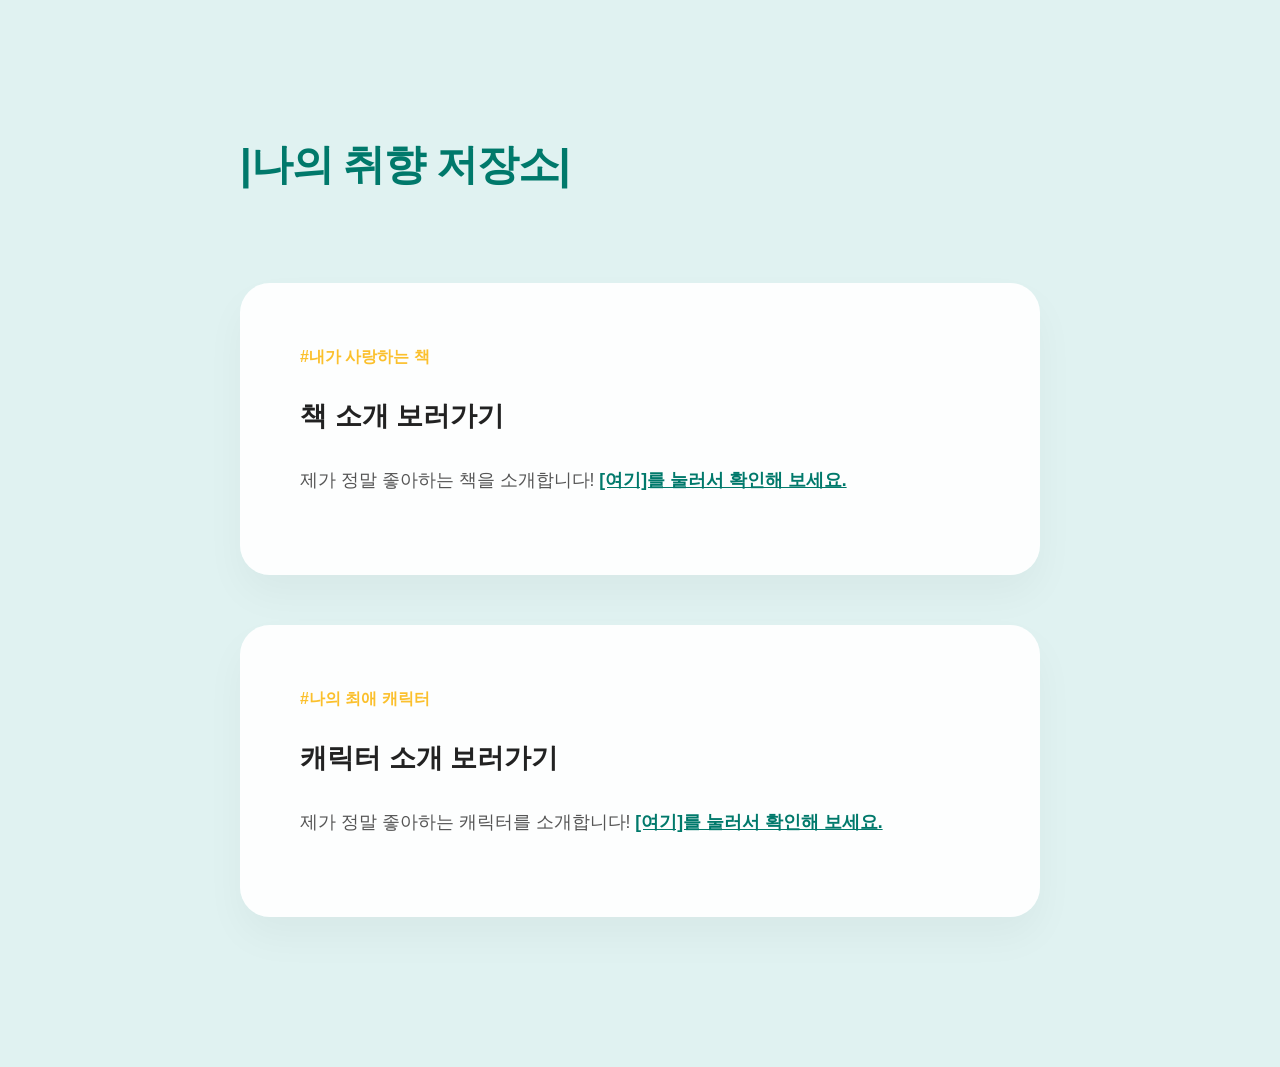
<file: index.html>
<!DOCTYPE html>
<html lang="ko">
<head>
    <meta charset="UTF-8">
    <meta name="viewport" content="width=device-width, initial-scale=1.0">
    <title>나의 취향 저장소: 기록과 감성</title>
    <style>
        /* 1. 배경 설정: 보내주신 사진의 청량한 느낌 */
        body { 
            font-family: 'Apple SD Gothic Neo', 'Nanum Gothic', sans-serif; 
            line-height: 1.8; 
            max-width: 800px; 
            margin: 0 auto; 
            /* 여백의 미를 위해 상하 패딩을 넉넉히 줍니다 */
            padding: 100px 20px; 
            background-color: #e0f2f1; /* 청량한 민트 하늘색 */
            color: #334e4e;
        }

        /* 2. 제목: 깔끔하고 감각적인 배치 */
        h1 { 
            text-align: left;
            color: #00796b; 
            font-size: 2.6em;
            margin-bottom: 80px;
            font-weight: 800;
            letter-spacing: -1px;
        }

        /* 3. 콘텐츠 박스: 여백(Negative Space)을 극대화한 디자인 */
        .content-box { 
            background: rgba(255, 255, 255, 0.95); 
            padding: 60px; /* 박스 내부 여백을 아주 넓게 주어 시원한 느낌 유도 */
            border-radius: 30px; 
            box-shadow: 0 20px 40px rgba(0,0,0,0.04); 
            margin-bottom: 50px;
        }

        h2 { 
            color: #222; 
            font-size: 1.7em;
            margin: 10px 0 25px 0;
        }

        /* 태그: 사진 속 노란 표지판 포인트 색상 */
        .tag { 
            display: inline-block;
            color: #fbc02d; 
            font-weight: bold; 
            font-size: 1em;
            margin-bottom: 10px;
        }

        p { 
            color: #555; 
            font-size: 1.1em;
            word-break: keep-all; /* 한글 문장이 예쁘게 끊기도록 설정 */
        }
    </style>
</head>
<body>

    <h1>|나의 취향 저장소|</h1>

    <div class="content-box">
        <span class="tag">#내가 사랑하는 책</span>
        <h2>책 소개 보러가기</h2>
        <p>제가 정말 좋아하는 책을 소개합니다! <a href="class5_book.html" style="color: #00796b; font-weight: bold; text-decoration: underline;">[여기]를 눌러서 확인해 보세요.</a></p>
    </div>

    <div class="content-box">
    <span class="tag">#나의 최애 캐릭터</span>
    <h2>캐릭터 소개 보러가기</h2>
    <p>제가 정말 좋아하는 캐릭터를 소개합니다! <a href="hero.html" style="color: #00796b; font-weight: bold; text-decoration: underline;">[여기]를 눌러서 확인해 보세요.</a></p>
</div>

</body>
</html>
</file>
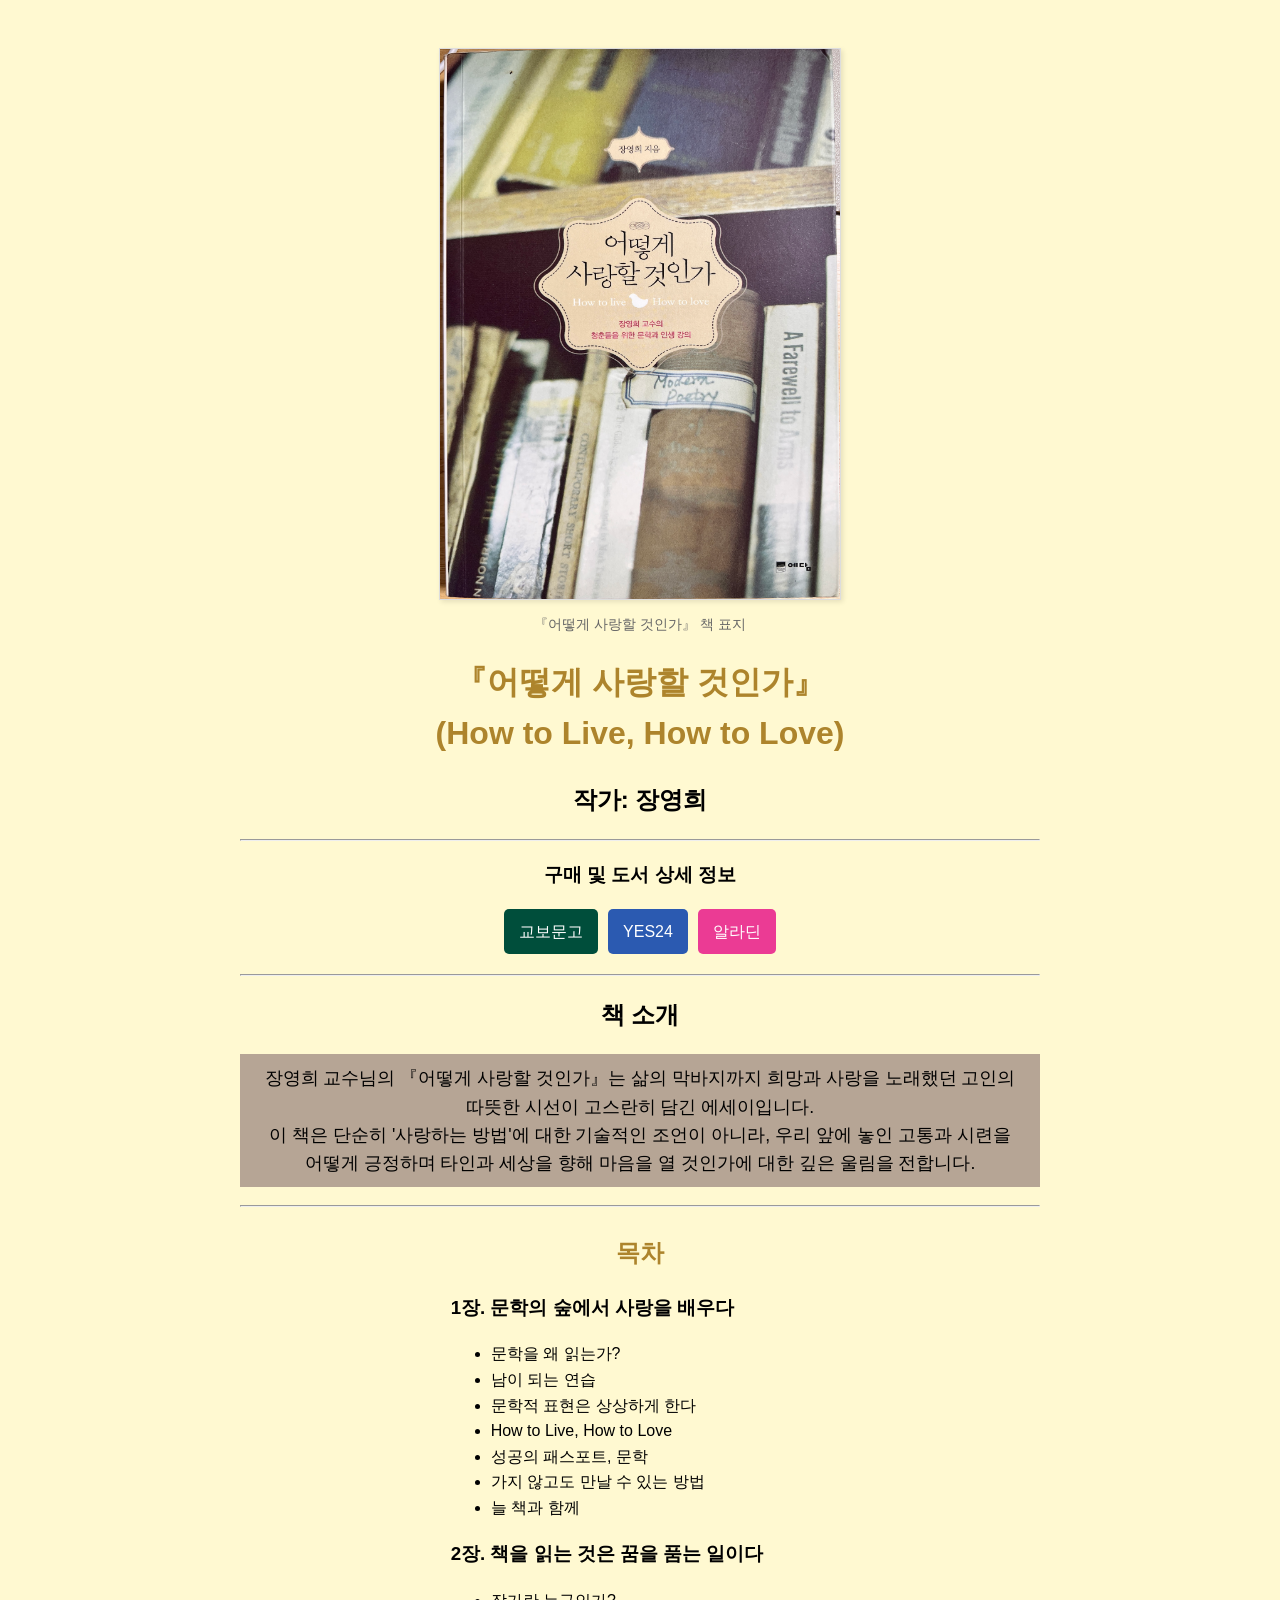
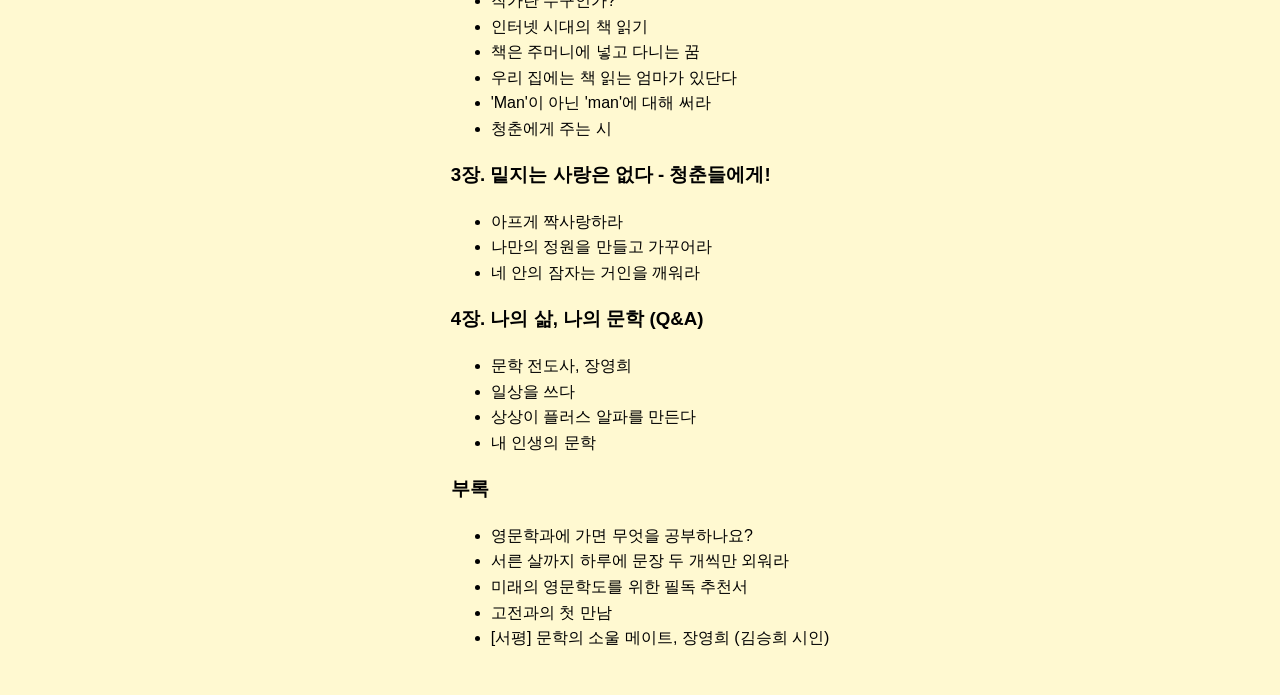
<file: class5_book.html>
<!DOCTYPE html>
<html lang="ko"> <head> <meta charset="UTF-8">
    <title><책 소개하기</title>
    <link rel="stylesheet" href="class5_book.css">
</head>
<body style="text-align: center; font-family: sans-serif; line-height: 1.6; padding: 20px;">
    <div style="max-width: 800px; margin: 0 auto;">

        <figure style="margin: 20px 0;">
            <img src="book.jpg" 
                 alt="장영희 교수의 '어떻게 사랑할 것인가' 책 표지 사진" 
                 width="400" 
                 height="550" 
                 style="border: 1px solid #ddd; box-shadow: 2px 2px 5px rgba(0,0,0,0.1);">
            <figcaption style="font-size: 0.9em; color: #666; margin-top: 5px;">『어떻게 사랑할 것인가』 책 표지</figcaption>
        </figure>

        <h1><b>『어떻게 사랑할 것인가』<br>
             (How to Live, How to Love)</b></h1>
        <h2>작가: 장영희</h2>
        
        <hr>

        <section>
            <h3>구매 및 도서 상세 정보</h3>
            <div class="shop-links" style="display: flex; justify-content: center; gap: 10px; margin-bottom: 20px;">
                <a href="https://search.kyobobook.co.kr/search?keyword=%EC%96%B4%EB%96%BB%EA%B2%8C%20%EC%82%AC%EB%9E%91%ED%95%A0%20%EA%B2%83%EC%9D%B8%EA%B0%80%20%EC%9E%A5%EC%98%81%ED%9D%AC" 
                   target="_blank" 
                   style="padding: 10px 15px; background-color: #004e3b; color: white; text-decoration: none; border-radius: 5px;">교보문고</a>

                <a href="https://www.yes24.com/Product/Search?domain=ALL&query=%EC%96%B4%EB%96%BB%EA%B2%8C%20%EC%82%AC%EB%9E%91%ED%95%A0%20%EA%B2%83%EC%9D%B8%EA%B0%80%20%EC%9E%A5%EC%98%81%ED%9D%AC" 
                   target="_blank" 
                   style="padding: 10px 15px; background-color: #2b5ab1; color: white; text-decoration: none; border-radius: 5px;">YES24</a>

                <a href="https://www.aladin.co.kr/search/wsearchresult.aspx?SearchTarget=All&SearchWord=%EC%96%B4%EB%96%BB%EA%B2%8C%20%EC%82%AC%EB%9E%91%ED%95%A0%20%EA%B2%83%EC%9D%B8%EA%B0%80%20%EC%9E%A5%EC%98%81%ED%9D%AC" 
                   target="_blank" 
                   style="padding: 10px 15px; background-color: #eb3b94; color: white; text-decoration: none; border-radius: 5px;">알라딘</a>
            </div>
        </section>

        <hr>

        <section>
            <h2><b>책 소개</b></h2>
            <p style="font-size: 1.1em; word-break: keep-all;">
                장영희 교수님의 『어떻게 사랑할 것인가』는 삶의 막바지까지 희망과 
                사랑을 노래했던 고인의 따뜻한 시선이 고스란히 담긴 에세이입니다. <br>
                이 책은 단순히 '사랑하는 방법'에 대한 기술적인 조언이 아니라, 
                우리 앞에 놓인 고통과 시련을 어떻게 긍정하며 타인과 세상을 향해 
                마음을 열 것인가에 대한 깊은 울림을 전합니다.
            </p>
        </section>

        <hr>

        <article style="text-align: left; display: inline-block; min-width: 300px;">
            <h1 style="text-align: center;">목차</h1>
            
            <section>
                <h3>1장. 문학의 숲에서 사랑을 배우다</h3>
                <ul>
                    <li>문학을 왜 읽는가?</li>
                    <li>남이 되는 연습</li>
                    <li>문학적 표현은 상상하게 한다</li>
                    <li>How to Live, How to Love</li>
                    <li>성공의 패스포트, 문학</li>
                    <li>가지 않고도 만날 수 있는 방법</li>
                    <li>늘 책과 함께</li>
                </ul>
            </section>

            <section>
                <h3>2장. 책을 읽는 것은 꿈을 품는 일이다</h3>
                <ul>
                    <li>작가란 누구인가?</li>
                    <li>인터넷 시대의 책 읽기</li>
                    <li>책은 주머니에 넣고 다니는 꿈</li>
                    <li>우리 집에는 책 읽는 엄마가 있단다</li>
                    <li>'Man'이 아닌 'man'에 대해 써라</li>
                    <li>청춘에게 주는 시</li>
                </ul>
            </section>

            <section>
                <h3>3장. 밑지는 사랑은 없다 - 청춘들에게!</h3>
                <ul>
                    <li>아프게 짝사랑하라</li>
                    <li>나만의 정원을 만들고 가꾸어라</li>
                    <li>네 안의 잠자는 거인을 깨워라</li>
                </ul>
            </section>

            <section>
                <h3>4장. 나의 삶, 나의 문학 (Q&A)</h3>
                <ul>
                    <li>문학 전도사, 장영희</li>
                    <li>일상을 쓰다</li>
                    <li>상상이 플러스 알파를 만든다</li>
                    <li>내 인생의 문학</li>
                </ul>
            </section>

            <section>
                <h3>부록</h3>
                <ul>
                    <li>영문학과에 가면 무엇을 공부하나요?</li>
                    <li>서른 살까지 하루에 문장 두 개씩만 외워라</li>
                    <li>미래의 영문학도를 위한 필독 추천서</li>
                    <li>고전과의 첫 만남</li>
                    <li>[서평] 문학의 소울 메이트, 장영희 (김승희 시인)</li>
                </ul>
            </section>
        </article>

    </div>
</body>
</html>
</file>
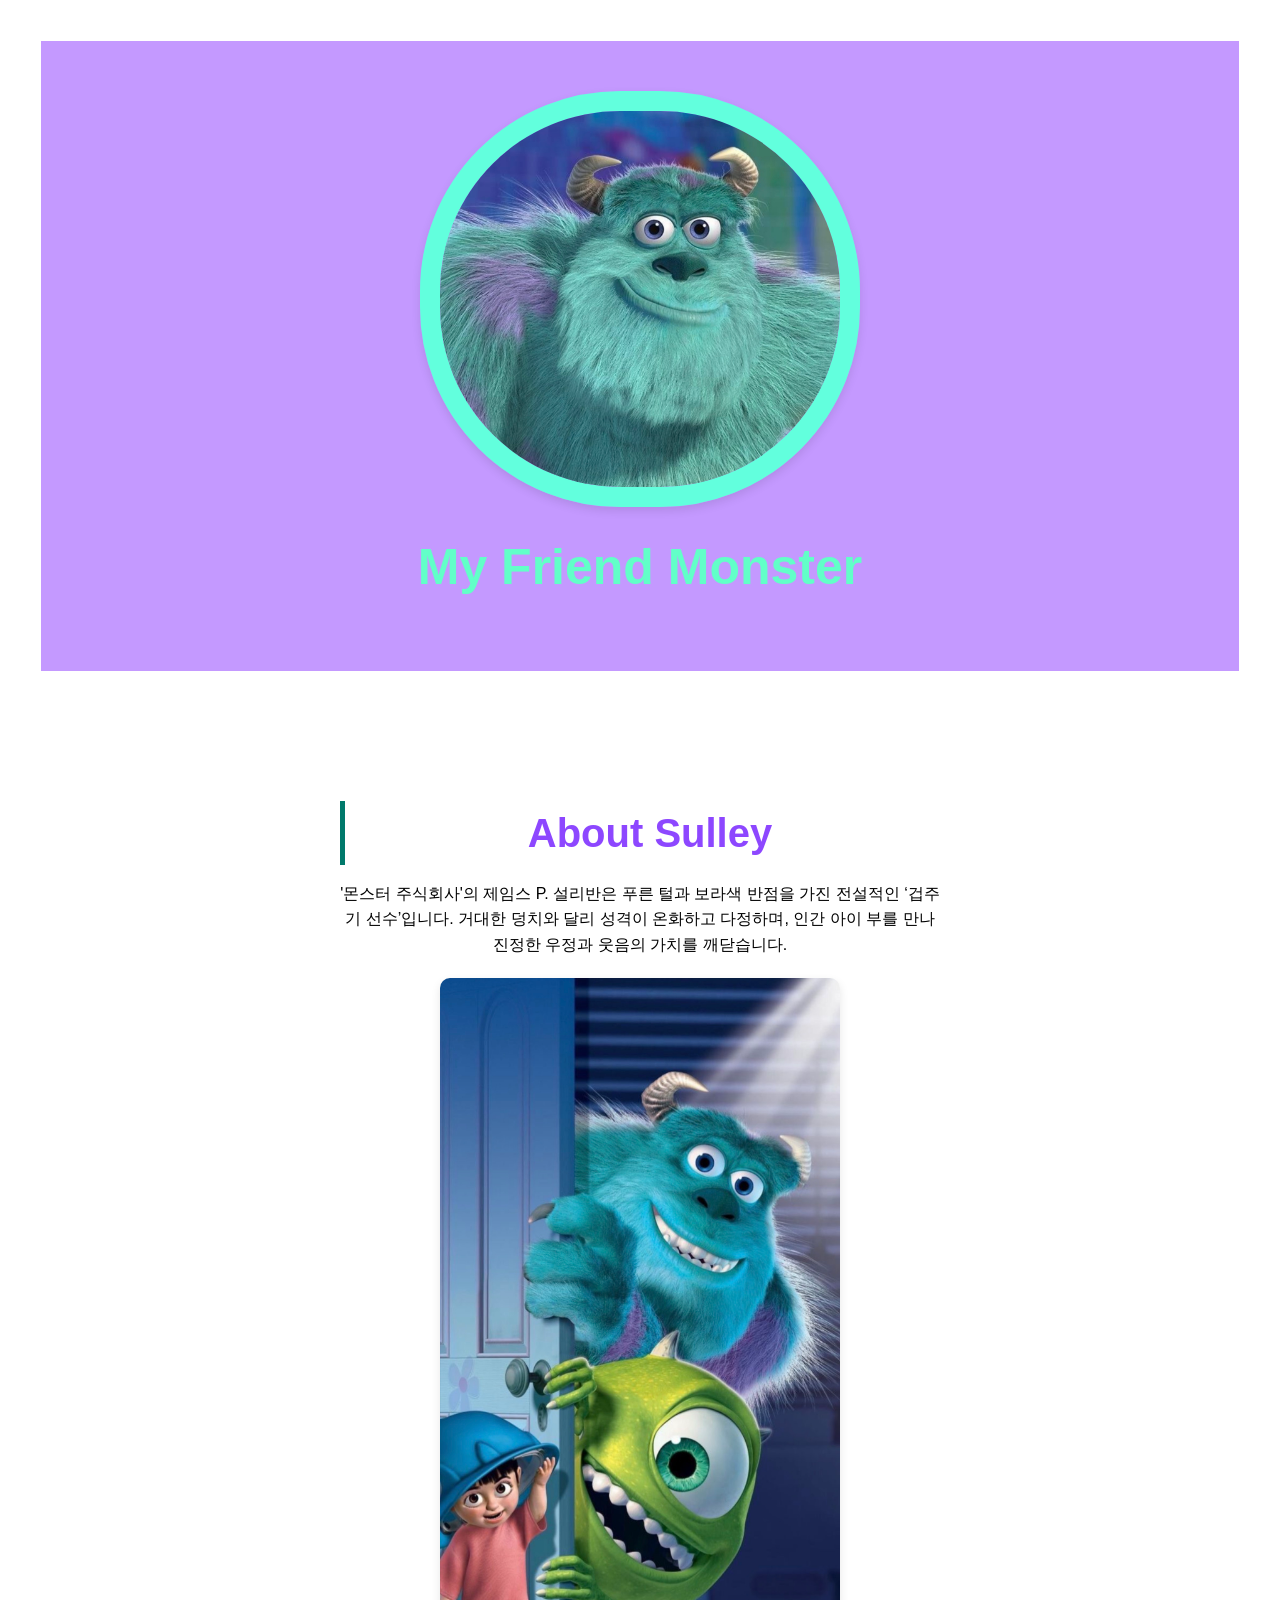
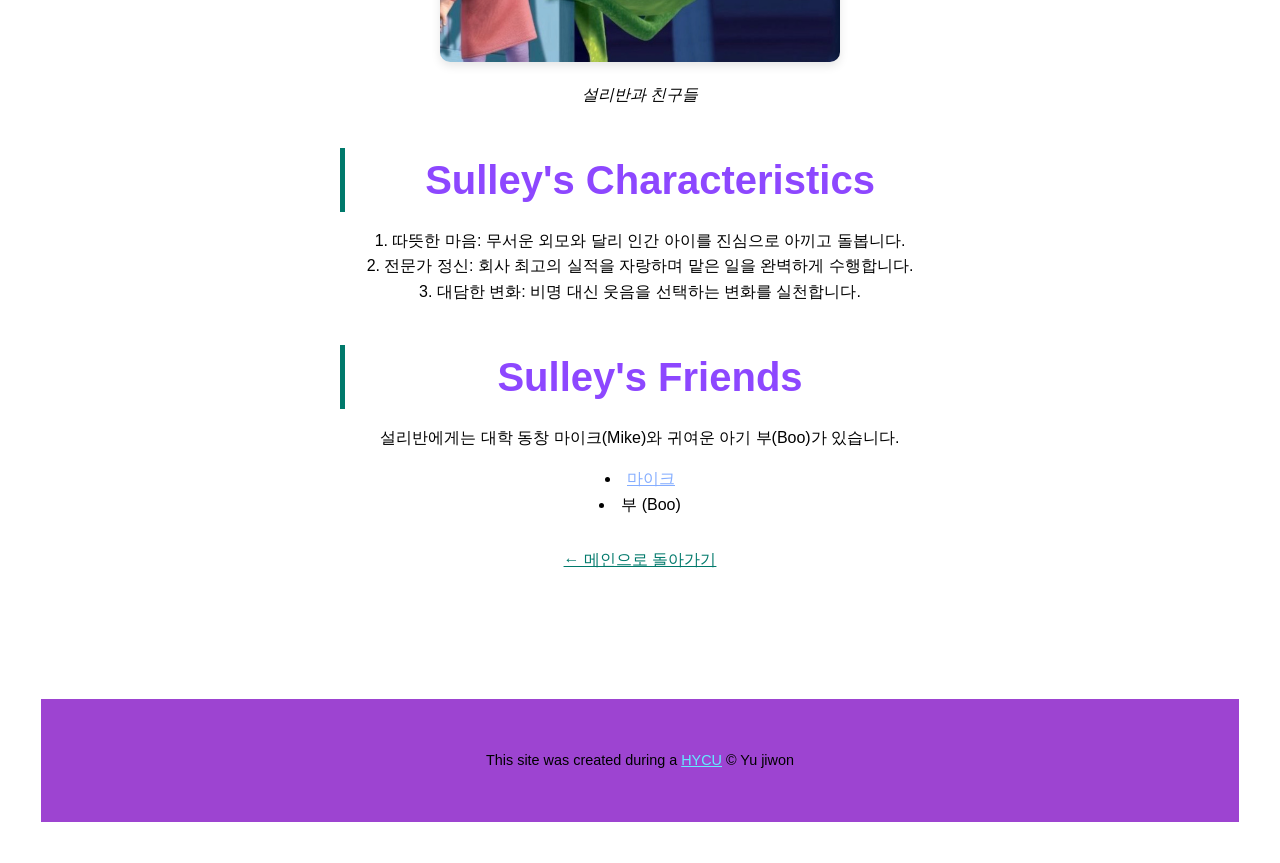
<file: hero.html>
<!DOCTYPE html>
<html lang="ko">
<head>
    <meta charset="UTF-8">
    <meta name="viewport" content="width=device-width, initial-scale=1.0">
    <title>My Friend Monster - Sulley</title>
    <link rel="stylesheet" href="hero.css">
    <style>
        body { font-family: 'Apple SD Gothic Neo', sans-serif; padding: 40px; line-height: 1.6; color: #333; }
        header { text-align: center; margin-bottom: 40px; }
        main { max-width: 600px; margin: 0 auto; }
        img { display: block; margin: 20px auto; border-radius: 10px; box-shadow: 0 4px 10px rgba(0,0,0,0.1); }
        h1 { color: #00796b; }
        h2 { border-left: 5px solid #00796b; padding-left: 15px; margin-top: 40px; }
        footer { text-align: center; margin-top: 60px; font-size: 0.9em; color: #888; }
    </style>
</head>
<body>
    <header>
        <img src="sul.jpg" alt="Sulley Animation" width="400">
        <h1>My Friend Monster</h1>
    </header>

    <main>
        <h2>About Sulley</h2>
        <p>'몬스터 주식회사'의 제임스 P. 설리반은 푸른 털과 보라색 반점을 가진 전설적인 ‘겁주기 선수’입니다. 거대한 덩치와 달리 성격이 온화하고 다정하며, 인간 아이 부를 만나 진정한 우정과 웃음의 가치를 깨닫습니다.</p>
        
        <img src="fr.jpg" alt="설리반과 친구들" width="400">
        <p style="text-align: center;"><em>설리반과 친구들</em></p>

        <h2>Sulley's Characteristics</h2>
        <ol>
            <li>따뜻한 마음: 무서운 외모와 달리 인간 아이를 진심으로 아끼고 돌봅니다.</li>
            <li>전문가 정신: 회사 최고의 실적을 자랑하며 맡은 일을 완벽하게 수행합니다.</li>
            <li>대담한 변화: 비명 대신 웃음을 선택하는 변화를 실천합니다.</li>
        </ol>

        <h2>Sulley's Friends</h2>
        <p>설리반에게는 대학 동창 마이크(Mike)와 귀여운 아기 부(Boo)가 있습니다.</p>
        <ul>
            <li><a href="https://namu.wiki/w/%EB%A7%88%EC%9D%B4%ED%81%AC%20%EC%99%80%EC%A1%B0%EC%8A%A4%ED%82%A4">마이크</a> </li>
            <li>부 (Boo)</li>
        </ul>
        
        <p style="margin-top: 30px;"><a href="index.html" style="color: #00796b;">← 메인으로 돌아가기</a></p>
    </main>

    <footer>
        <p>This site was created during a <a href="https://www.hycu.ac.kr">HYCU</a> &copy; Yu jiwon</p>
    </footer>
</body>
</html>
</file>
<file: class5_book.css>
body {
    background-color: rgb(255, 249, 209);
    font-family: 'Arial', sans-serif;
}

h1 {
    color: #ad842c;
}

p {
    background-color: #b6a595;
    color: rgb(0, 0, 0);
    padding: 10px;
}

a {
    color: #318a3d;
    text-decoration: none;
}
</file>
<file: hero.css>
body {
    font-family: Arial, Helvetica, sans-serif;
    font-size: 16px;
    margin: 1px;
    line-height: 30px;
    background-color: rgb(255, 255, 255);
}
header {
    background-color: #c499ff;
    padding-top: 30px;
    padding-bottom: 30px;
    text-align: center;
}

header img {
    border-radius: 200px;
    border: 20px solid #62ffdd;
}

header h1 {
    color: #62ffc8;
    font-size: 50px;
    margin-top: 20px;
    
}

h1, h2 {
    color: #000000;
}

main{
    max-width: 800px;
    margin: 0 auto;
    padding: 50px;
}

main img {
  max-width: 100%;
}

h2 {
    text-align: center;
    font-size: 40px;
    color: #8d47ff;
    margin: 40px 0 10px;
}

a  {
    color: #84adff;
}

a:hover {
    color: #a984ff;
    background-color: #62fff5;
}

footer {
    background-color: #9d44d1;
    padding: 50px;
    font-size: 50px;
    color : #ffffff;
    text-align: center;
    margin-top: 50px;
}

footer a {
    color: #62edff;
}

footer p {
    margin: 0px;
}

footer a:hover {
    opacity: 0.8;
    background-color: transparent;
}

p.caption {
    font-size: 10px;
    color: #4a91ab;
    font-style: italic;
    text-align: center;
    margin-top: 0px;
}

p, ul, ol {
     text-align: center;
     list-style-position: inside;
    padding: 0;
    color: #000000;
  
}
</file>
